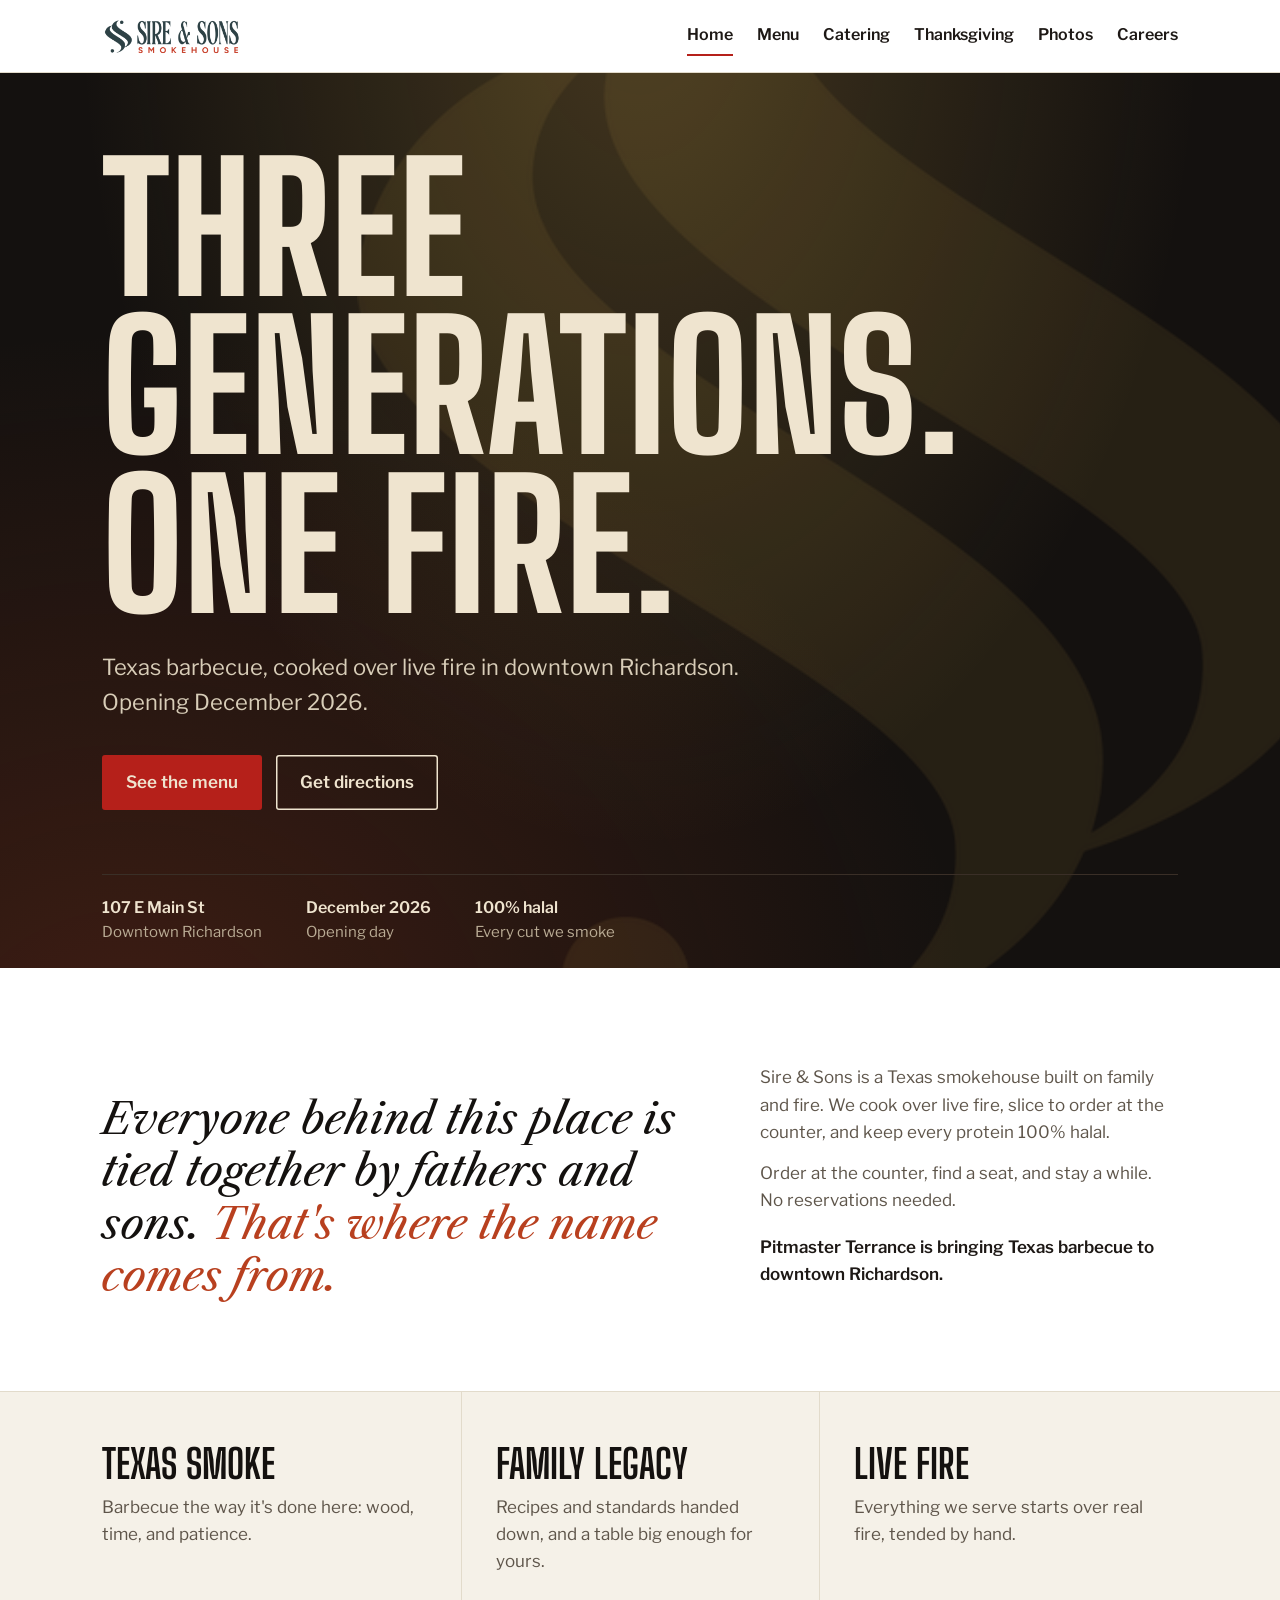
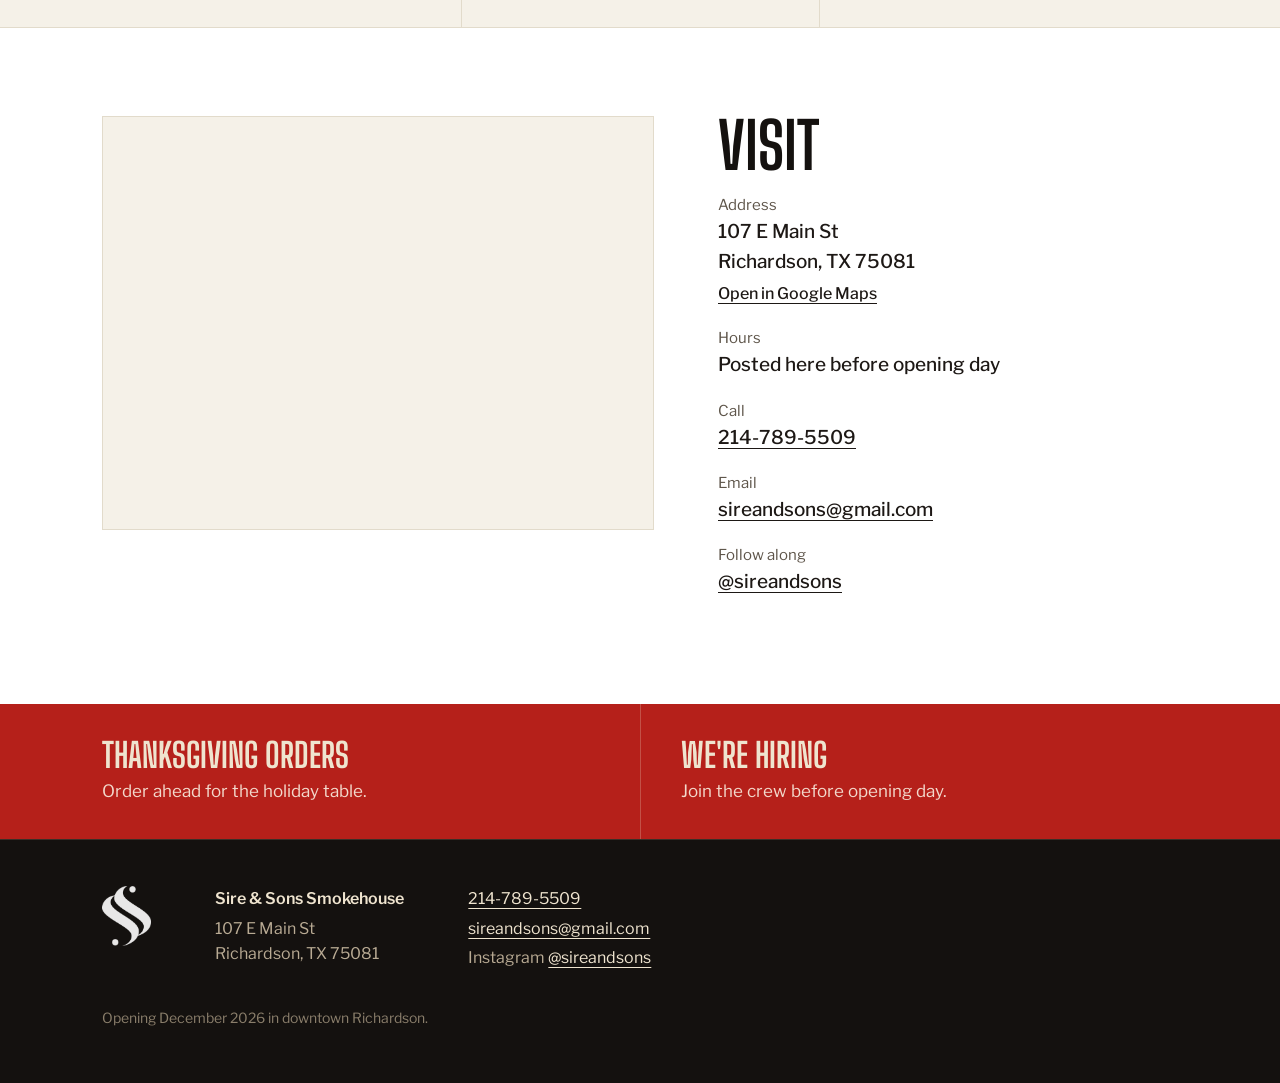
<file: index.html>
<!doctype html>
<html lang="en">
<head>
<meta charset="utf-8">
<meta name="viewport" content="width=device-width, initial-scale=1">
<title>Sire &amp; Sons Smokehouse | Texas BBQ in Downtown Richardson</title>
<meta name="description" content="Texas barbecue cooked over live fire at 107 E Main St in downtown Richardson, TX. 100% halal meats. Opening December 2026.">
<meta property="og:title" content="Sire &amp; Sons Smokehouse | Texas BBQ in Downtown Richardson">
<meta property="og:description" content="Texas barbecue cooked over live fire at 107 E Main St in downtown Richardson, TX. 100% halal meats. Opening December 2026.">
<meta name="theme-color" content="#FFFFFF">
<link rel="icon" type="image/png" href="img/favicon.png">
<link rel="stylesheet" href="css/style.css">
</head>
<body>
<a class="skip" href="#main">Skip to content</a>
<header class="top">
  <div class="wrap">
    <a class="brand" href="index.html" aria-label="Sire &amp; Sons Smokehouse, home"><img src="img/logo.png" alt="Sire &amp; Sons Smokehouse" width="140" height="44"></a>
    <nav aria-label="Main">
      <a href="index.html" aria-current="page">Home</a>
      <a href="menu.html">Menu</a>
      <a href="catering.html">Catering</a>
      <a href="thanksgiving.html">Thanksgiving</a>
      <a href="photos.html">Photos</a>
      <a href="careers.html">Careers</a>
    </nav>
  </div>
</header>

<main id="main">
  <section class="h-hero">
    <div class="wrap">
      <h1 class="display">Three generations.<br>One fire.</h1>
      <p class="sub">Texas barbecue, cooked over live fire in downtown Richardson. Opening December 2026.</p>
      <p class="actions">
        <a class="btn" href="menu.html">See the menu</a>
        <a class="btn line" href="https://www.google.com/maps/search/?api=1&amp;query=107+E+Main+St+Richardson+TX+75081">Get directions</a>
      </p>
      <div class="strip">
        <div><b>107 E Main St</b>Downtown Richardson</div>
        <div><b>December 2026</b>Opening day</div>
        <div><b>100% halal</b>Every cut we smoke</div>
      </div>
    </div>
    <img class="mark" src="img/mark-gold.png" alt="" aria-hidden="true">
  </section>

  <section class="story">
    <div class="wrap">
      <blockquote>Everyone behind this place is tied together by fathers and sons. <span>That's where the name comes from.</span></blockquote>
      <div>
        <p>Sire &amp; Sons is a Texas smokehouse built on family and fire. We cook over live fire, slice to order at the counter, and keep every protein 100% halal.</p>
        <p>Order at the counter, find a seat, and stay a while. No reservations needed.</p>
        <p class="who">Pitmaster Terrance is bringing Texas barbecue to downtown Richardson.</p>
      </div>
    </div>
  </section>

  <section class="pillars" aria-label="What we stand for">
    <div class="wrap">
      <div class="pillar"><h3>Texas smoke</h3><p>Barbecue the way it's done here: wood, time, and patience.</p></div>
      <div class="pillar"><h3>Family legacy</h3><p>Recipes and standards handed down, and a table big enough for yours.</p></div>
      <div class="pillar"><h3>Live fire</h3><p>Everything we serve starts over real fire, tended by hand.</p></div>
    </div>
  </section>

  <section class="visit">
    <div class="wrap">
      <div class="map"><iframe src="https://maps.google.com/maps?q=107%20E%20Main%20St%2C%20Richardson%2C%20TX%2075081&amp;z=16&amp;output=embed" title="Map to 107 E Main St, Richardson" loading="lazy" referrerpolicy="no-referrer-when-downgrade"></iframe></div>
      <div>
        <h2>Visit</h2>
        <dl>
          <dt>Address</dt><dd>107 E Main St<br>Richardson, TX 75081<br><a href="https://www.google.com/maps/search/?api=1&amp;query=107+E+Main+St+Richardson+TX+75081" style="font-size:16px">Open in Google Maps</a></dd>
          <dt>Hours</dt><dd>Posted here before opening day</dd>
          <dt>Call</dt><dd><a href="tel:+12147895509">214-789-5509</a></dd>
          <dt>Email</dt><dd><a href="mailto:sireandsons@gmail.com">sireandsons@gmail.com</a></dd>
          <dt>Follow along</dt><dd><a href="https://www.instagram.com/sireandsons/">@sireandsons</a></dd>
        </dl>
      </div>
    </div>
  </section>

  <section class="notes" aria-label="More from Sire &amp; Sons">
    <div class="wrap">
      <a href="thanksgiving.html"><span class="t">Thanksgiving orders</span><span class="d">Order ahead for the holiday table.</span></a>
      <a href="careers.html"><span class="t">We're hiring</span><span class="d">Join the crew before opening day.</span></a>
    </div>
  </section>
</main>

<footer>
  <div class="wrap">
    <img src="img/mark-white.png" alt="" width="49" height="60">
    <div>
      <p><strong>Sire &amp; Sons Smokehouse</strong></p>
      <p>107 E Main St<br>Richardson, TX 75081</p>
    </div>
    <div>
      <p><a href="tel:+12147895509">214-789-5509</a></p>
      <p><a href="mailto:sireandsons@gmail.com">sireandsons@gmail.com</a></p>
      <p>Instagram <a href="https://www.instagram.com/sireandsons/">@sireandsons</a></p>
    </div>
    <p class="small">Opening December 2026 in downtown Richardson.</p>
  </div>
</footer>
</body>
</html>
</file>
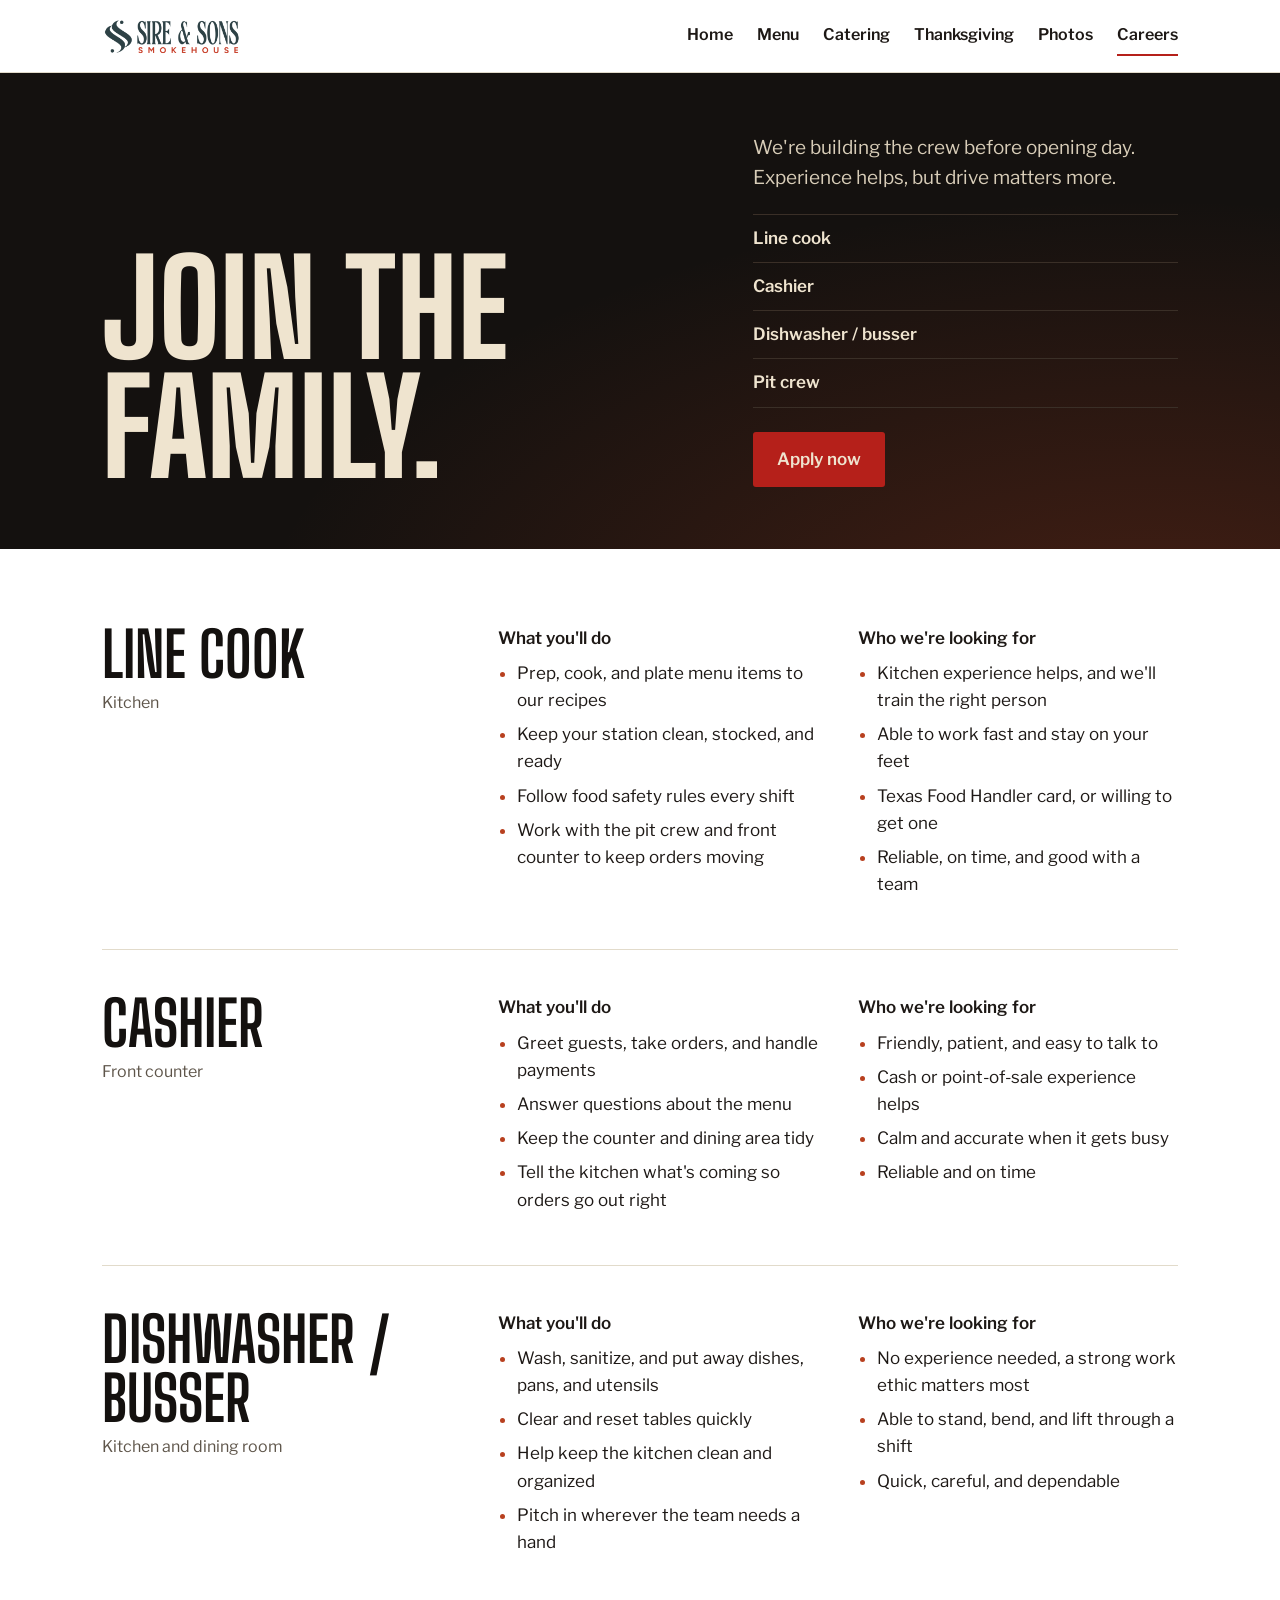
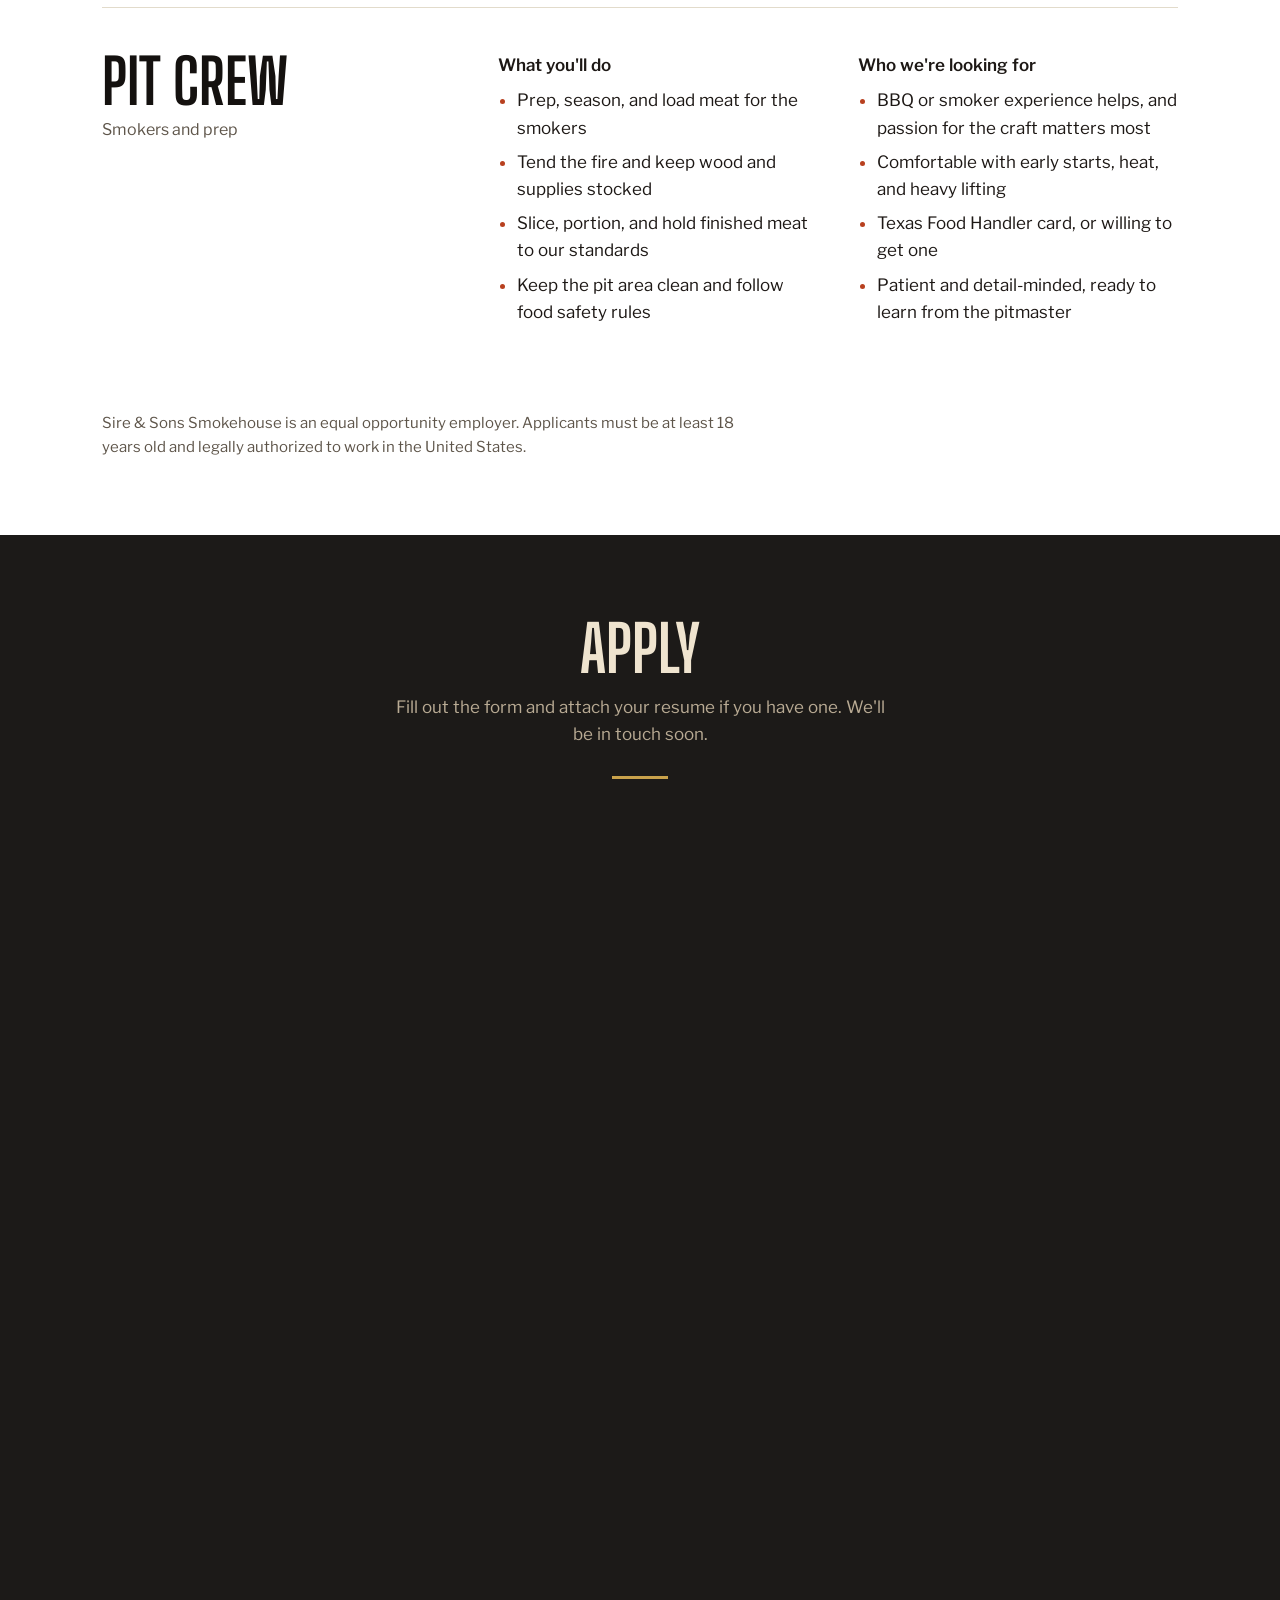
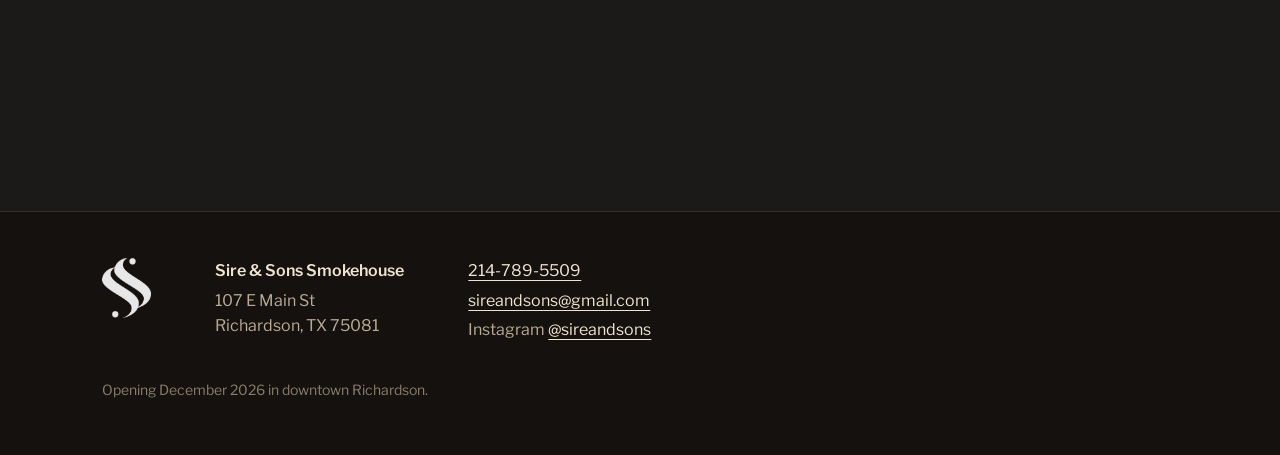
<file: careers.html>
<!doctype html>
<html lang="en">
<head>
<meta charset="utf-8">
<meta name="viewport" content="width=device-width, initial-scale=1">
<title>Careers | Sire &amp; Sons Smokehouse, Richardson TX</title>
<meta name="description" content="Now hiring line cooks, cashiers, dishwashers/bussers, and pit crew at Sire &amp; Sons Smokehouse, opening December 2026 in downtown Richardson, TX. Apply online.">
<meta property="og:title" content="Careers | Sire &amp; Sons Smokehouse, Richardson TX">
<meta property="og:description" content="Now hiring line cooks, cashiers, dishwashers/bussers, and pit crew at Sire &amp; Sons Smokehouse, opening December 2026 in downtown Richardson, TX. Apply online.">
<meta name="theme-color" content="#FFFFFF">
<link rel="icon" type="image/png" href="img/favicon.png">
<link rel="stylesheet" href="css/style.css">
</head>
<body>
<a class="skip" href="#main">Skip to content</a>
<header class="top">
  <div class="wrap">
    <a class="brand" href="index.html" aria-label="Sire &amp; Sons Smokehouse, home"><img src="img/logo.png" alt="Sire &amp; Sons Smokehouse" width="140" height="44"></a>
    <nav aria-label="Main">
      <a href="index.html">Home</a>
      <a href="menu.html">Menu</a>
      <a href="catering.html">Catering</a>
      <a href="thanksgiving.html">Thanksgiving</a>
      <a href="photos.html">Photos</a>
      <a href="careers.html" aria-current="page">Careers</a>
    </nav>
  </div>
</header>

<main id="main">
  <section class="c-hero">
    <div class="wrap">
      <div>
        <h1 class="display">Join the<br>family.</h1>
      </div>
      <div>
        <p>We're building the crew before opening day. Experience helps, but drive matters more.</p>
        <ul class="roles">
          <li><a href="#line-cook">Line cook</a></li>
          <li><a href="#cashier">Cashier</a></li>
          <li><a href="#dish-busser">Dishwasher / busser</a></li>
          <li><a href="#pit-crew">Pit crew</a></li>
        </ul>
        <p style="margin:24px 0 0"><a class="btn" href="#apply">Apply now</a></p>
      </div>
    </div>
  </section>
  <section class="jobs">
    <div class="wrap">
    <article class="job" id="line-cook">
      <div><h2>Line cook</h2><p class="where">Kitchen</p></div>
      <div class="cols">
        <div><h3>What you'll do</h3><ul>
          <li>Prep, cook, and plate menu items to our recipes</li>
          <li>Keep your station clean, stocked, and ready</li>
          <li>Follow food safety rules every shift</li>
          <li>Work with the pit crew and front counter to keep orders moving</li>
        </ul></div>
        <div><h3>Who we're looking for</h3><ul>
          <li>Kitchen experience helps, and we'll train the right person</li>
          <li>Able to work fast and stay on your feet</li>
          <li>Texas Food Handler card, or willing to get one</li>
          <li>Reliable, on time, and good with a team</li>
        </ul></div>
      </div>
    </article>
    <article class="job" id="cashier">
      <div><h2>Cashier</h2><p class="where">Front counter</p></div>
      <div class="cols">
        <div><h3>What you'll do</h3><ul>
          <li>Greet guests, take orders, and handle payments</li>
          <li>Answer questions about the menu</li>
          <li>Keep the counter and dining area tidy</li>
          <li>Tell the kitchen what's coming so orders go out right</li>
        </ul></div>
        <div><h3>Who we're looking for</h3><ul>
          <li>Friendly, patient, and easy to talk to</li>
          <li>Cash or point-of-sale experience helps</li>
          <li>Calm and accurate when it gets busy</li>
          <li>Reliable and on time</li>
        </ul></div>
      </div>
    </article>
    <article class="job" id="dish-busser">
      <div><h2>Dishwasher / busser</h2><p class="where">Kitchen and dining room</p></div>
      <div class="cols">
        <div><h3>What you'll do</h3><ul>
          <li>Wash, sanitize, and put away dishes, pans, and utensils</li>
          <li>Clear and reset tables quickly</li>
          <li>Help keep the kitchen clean and organized</li>
          <li>Pitch in wherever the team needs a hand</li>
        </ul></div>
        <div><h3>Who we're looking for</h3><ul>
          <li>No experience needed, a strong work ethic matters most</li>
          <li>Able to stand, bend, and lift through a shift</li>
          <li>Quick, careful, and dependable</li>
        </ul></div>
      </div>
    </article>
    <article class="job" id="pit-crew">
      <div><h2>Pit crew</h2><p class="where">Smokers and prep</p></div>
      <div class="cols">
        <div><h3>What you'll do</h3><ul>
          <li>Prep, season, and load meat for the smokers</li>
          <li>Tend the fire and keep wood and supplies stocked</li>
          <li>Slice, portion, and hold finished meat to our standards</li>
          <li>Keep the pit area clean and follow food safety rules</li>
        </ul></div>
        <div><h3>Who we're looking for</h3><ul>
          <li>BBQ or smoker experience helps, and passion for the craft matters most</li>
          <li>Comfortable with early starts, heat, and heavy lifting</li>
          <li>Texas Food Handler card, or willing to get one</li>
          <li>Patient and detail-minded, ready to learn from the pitmaster</li>
        </ul></div>
      </div>
    </article>
      <p class="fine">Sire &amp; Sons Smokehouse is an equal opportunity employer. Applicants must be at least 18 years old and legally authorized to work in the United States.</p>
    </div>
  </section>
  <section class="apply" id="apply">
    <div class="wrap">
      <h2>Apply</h2>
      <p class="lead">Fill out the form and attach your resume if you have one. We'll be in touch soon.</p>
      <hr class="rule">
      <div class="panel">
        <iframe id="tallyFrame" title="Sire &amp; Sons job application" loading="lazy" height="620" hidden></iframe>
        <p class="note" id="tallyNote">The application form is loading. If it doesn't appear, call <a href="tel:+12147895509">214-789-5509</a> or email <a href="mailto:sireandsons@gmail.com">sireandsons@gmail.com</a>.</p>
      </div>
    </div>
  </section>
</main>

<footer>
  <div class="wrap">
    <img src="img/mark-white.png" alt="" width="49" height="60">
    <div>
      <p><strong>Sire &amp; Sons Smokehouse</strong></p>
      <p>107 E Main St<br>Richardson, TX 75081</p>
    </div>
    <div>
      <p><a href="tel:+12147895509">214-789-5509</a></p>
      <p><a href="mailto:sireandsons@gmail.com">sireandsons@gmail.com</a></p>
      <p>Instagram <a href="https://www.instagram.com/sireandsons/">@sireandsons</a></p>
    </div>
    <p class="small">Opening December 2026 in downtown Richardson.</p>
  </div>
</footer>
<script>
  // Job application form ID: the part after tally.so/r/ in the form's share link.
  var TALLY_FORM_ID = "aOOAY2";
  (function () {
    var frame = document.getElementById("tallyFrame");
    var note = document.getElementById("tallyNote");
    if (!frame || !TALLY_FORM_ID) return;
    var url = "https://tally.so/embed/" + TALLY_FORM_ID + "?alignLeft=1&hideTitle=1&dynamicHeight=1";
    frame.setAttribute("data-tally-src", url);
    frame.hidden = false;
    note.hidden = true;
    var s = document.createElement("script");
    s.src = "https://tally.so/widgets/embed.js";
    s.onload = function () { if (window.Tally) { Tally.loadEmbeds(); } else { frame.src = url; } };
    s.onerror = function () { frame.src = url; frame.style.height = "900px"; };
    document.body.appendChild(s);
  })();
</script>
</body>
</html>
</file>
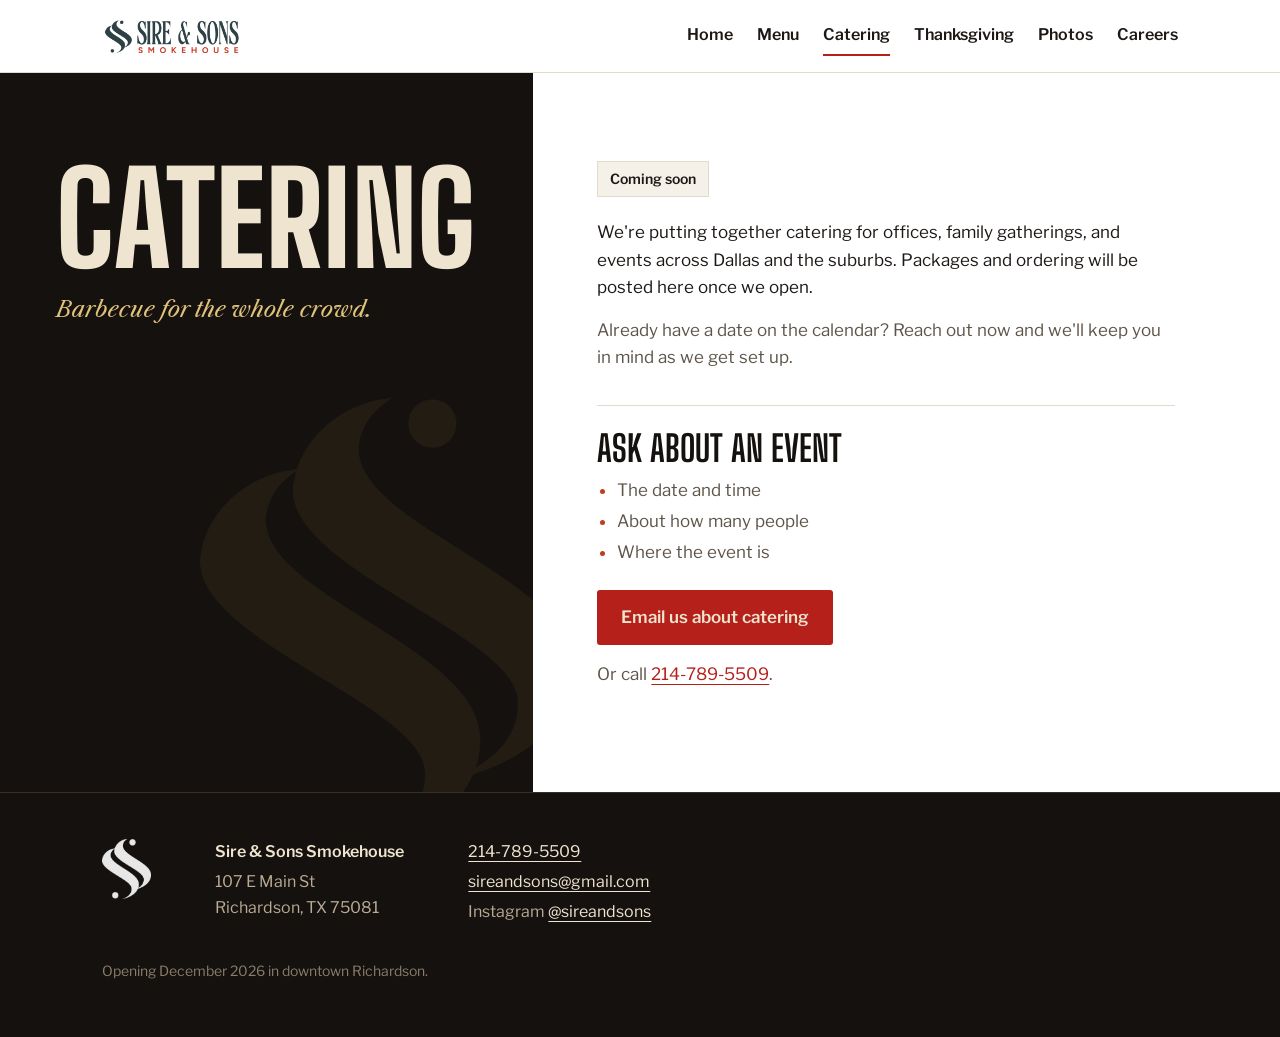
<file: catering.html>
<!doctype html>
<html lang="en">
<head>
<meta charset="utf-8">
<meta name="viewport" content="width=device-width, initial-scale=1">
<title>Catering | Sire &amp; Sons Smokehouse, Richardson TX</title>
<meta name="description" content="Catering from Sire &amp; Sons Smokehouse in Richardson, Texas. Texas barbecue for offices, parties and events. Coming soon.">
<meta property="og:title" content="Catering | Sire &amp; Sons Smokehouse, Richardson TX">
<meta property="og:description" content="Catering from Sire &amp; Sons Smokehouse in Richardson, Texas. Texas barbecue for offices, parties and events. Coming soon.">
<meta name="theme-color" content="#FFFFFF">
<link rel="icon" type="image/png" href="img/favicon.png">
<link rel="stylesheet" href="css/style.css">
</head>
<body>
<a class="skip" href="#main">Skip to content</a>
<header class="top">
  <div class="wrap">
    <a class="brand" href="index.html" aria-label="Sire &amp; Sons Smokehouse, home"><img src="img/logo.png" alt="Sire &amp; Sons Smokehouse" width="140" height="44"></a>
    <nav aria-label="Main">
      <a href="index.html">Home</a>
      <a href="menu.html">Menu</a>
      <a href="catering.html" aria-current="page">Catering</a>
      <a href="thanksgiving.html">Thanksgiving</a>
      <a href="photos.html">Photos</a>
      <a href="careers.html">Careers</a>
    </nav>
  </div>
</header>

<main id="main" class="cat">
  <section class="side">
    <h1 class="display">Catering</h1>
    <p class="serif">Barbecue for the whole crowd.</p>
    <img src="img/mark-gold.png" alt="" aria-hidden="true">
  </section>
  <section class="body">
    <span class="tag">Coming soon</span>
    <p>We're putting together catering for offices, family gatherings, and events across Dallas and the suburbs. Packages and ordering will be posted here once we open.</p>
    <p class="muted">Already have a date on the calendar? Reach out now and we'll keep you in mind as we get set up.</p>
    <div class="ask">
      <h2>Ask about an event</h2>
      <ul>
        <li>The date and time</li>
        <li>About how many people</li>
        <li>Where the event is</li>
      </ul>
      <a class="btn" href="mailto:sireandsons@gmail.com?subject=Catering%20inquiry">Email us about catering</a>
      <p class="muted" style="margin-top:16px">Or call <a href="tel:+12147895509">214-789-5509</a>.</p>
    </div>
  </section>
</main>

<footer>
  <div class="wrap">
    <img src="img/mark-white.png" alt="" width="49" height="60">
    <div>
      <p><strong>Sire &amp; Sons Smokehouse</strong></p>
      <p>107 E Main St<br>Richardson, TX 75081</p>
    </div>
    <div>
      <p><a href="tel:+12147895509">214-789-5509</a></p>
      <p><a href="mailto:sireandsons@gmail.com">sireandsons@gmail.com</a></p>
      <p>Instagram <a href="https://www.instagram.com/sireandsons/">@sireandsons</a></p>
    </div>
    <p class="small">Opening December 2026 in downtown Richardson.</p>
  </div>
</footer>
</body>
</html>
</file>
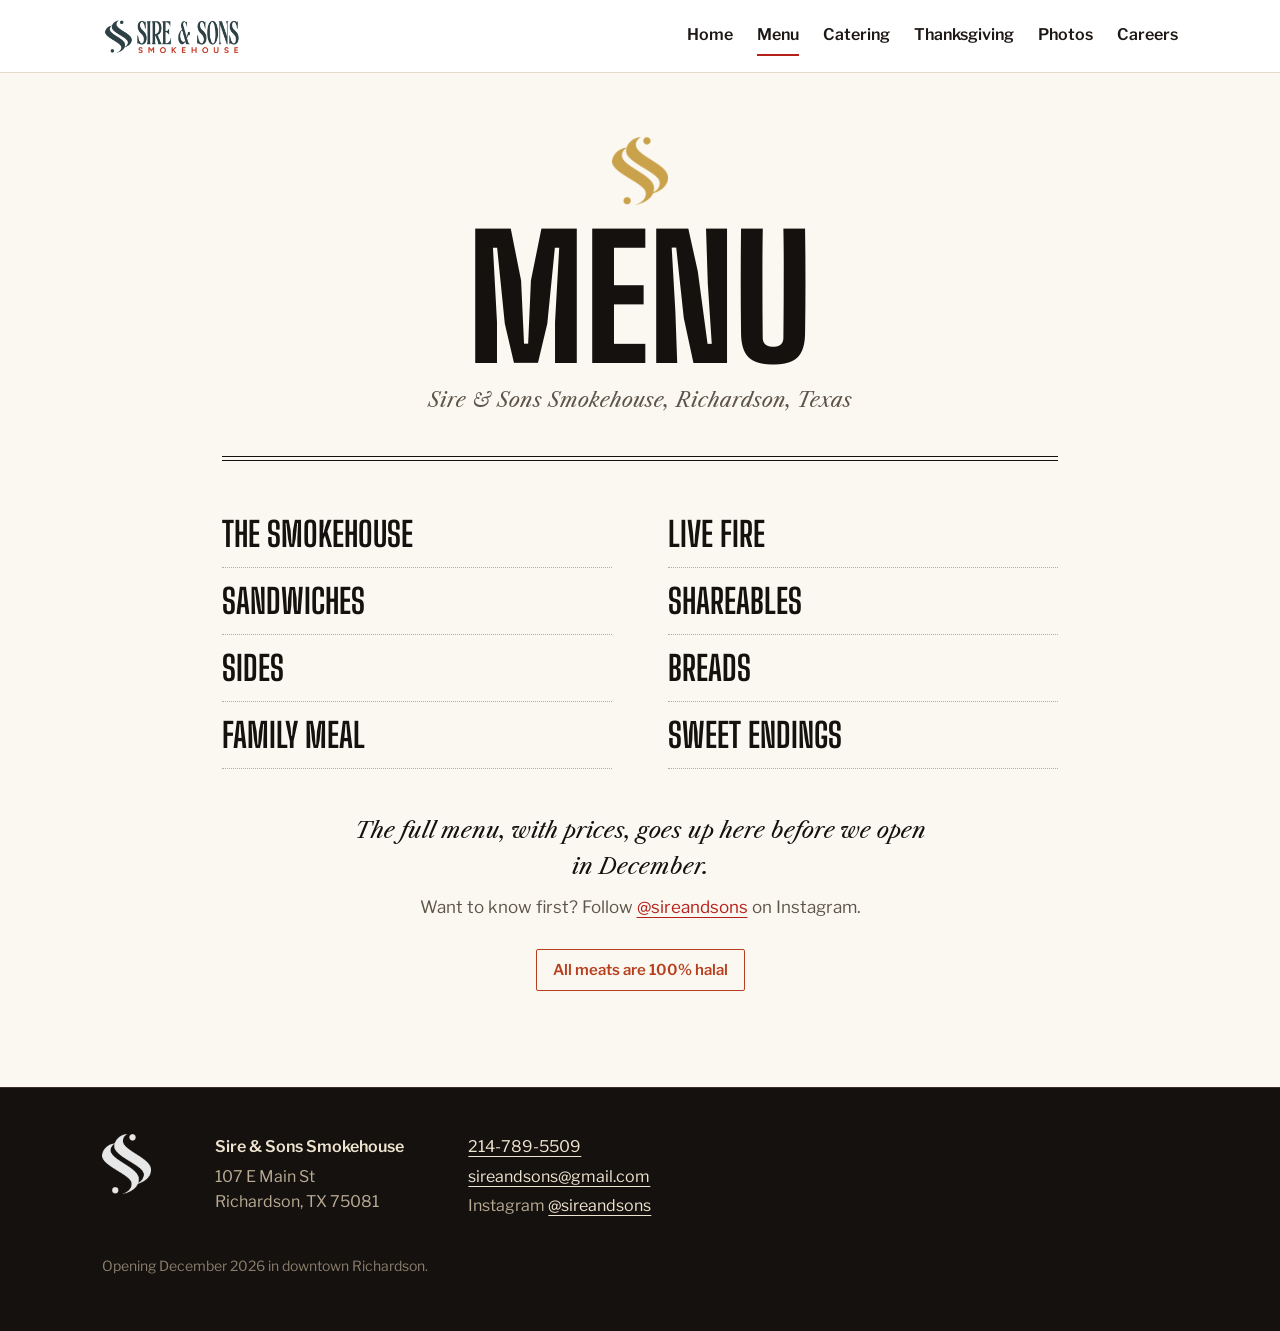
<file: menu.html>
<!doctype html>
<html lang="en">
<head>
<meta charset="utf-8">
<meta name="viewport" content="width=device-width, initial-scale=1">
<title>Menu | Sire &amp; Sons Smokehouse, Richardson TX</title>
<meta name="description" content="The Sire &amp; Sons Smokehouse menu: Texas barbecue, live-fire cooking, sandwiches, sides, family meals and more. 100% halal. Opening December 2026.">
<meta property="og:title" content="Menu | Sire &amp; Sons Smokehouse, Richardson TX">
<meta property="og:description" content="The Sire &amp; Sons Smokehouse menu: Texas barbecue, live-fire cooking, sandwiches, sides, family meals and more. 100% halal. Opening December 2026.">
<meta name="theme-color" content="#FFFFFF">
<link rel="icon" type="image/png" href="img/favicon.png">
<link rel="stylesheet" href="css/style.css">
</head>
<body>
<a class="skip" href="#main">Skip to content</a>
<header class="top">
  <div class="wrap">
    <a class="brand" href="index.html" aria-label="Sire &amp; Sons Smokehouse, home"><img src="img/logo.png" alt="Sire &amp; Sons Smokehouse" width="140" height="44"></a>
    <nav aria-label="Main">
      <a href="index.html">Home</a>
      <a href="menu.html" aria-current="page">Menu</a>
      <a href="catering.html">Catering</a>
      <a href="thanksgiving.html">Thanksgiving</a>
      <a href="photos.html">Photos</a>
      <a href="careers.html">Careers</a>
    </nav>
  </div>
</header>

<main id="main" class="menu-page">
  <div class="menu-card">
    <img class="mark" src="img/mark-gold.png" alt="" aria-hidden="true">
    <h1 class="display">Menu</h1>
    <p class="sub">Sire &amp; Sons Smokehouse, Richardson, Texas</p>
    <hr class="dbl">
    <ul class="cats">
        <li><span class="n">The Smokehouse</span></li>
        <li><span class="n">Live Fire</span></li>
        <li><span class="n">Sandwiches</span></li>
        <li><span class="n">Shareables</span></li>
        <li><span class="n">Sides</span></li>
        <li><span class="n">Breads</span></li>
        <li><span class="n">Family Meal</span></li>
        <li><span class="n">Sweet Endings</span></li>
    </ul>
    <div class="menu-note">
      <p class="serif">The full menu, with prices, goes up here before we open in December.</p>
      <p class="muted">Want to know first? Follow <a href="https://www.instagram.com/sireandsons/">@sireandsons</a> on Instagram.</p>
      <span class="halal">All meats are 100% halal</span>
    </div>
  </div>
</main>

<footer>
  <div class="wrap">
    <img src="img/mark-white.png" alt="" width="49" height="60">
    <div>
      <p><strong>Sire &amp; Sons Smokehouse</strong></p>
      <p>107 E Main St<br>Richardson, TX 75081</p>
    </div>
    <div>
      <p><a href="tel:+12147895509">214-789-5509</a></p>
      <p><a href="mailto:sireandsons@gmail.com">sireandsons@gmail.com</a></p>
      <p>Instagram <a href="https://www.instagram.com/sireandsons/">@sireandsons</a></p>
    </div>
    <p class="small">Opening December 2026 in downtown Richardson.</p>
  </div>
</footer>
</body>
</html>
</file>
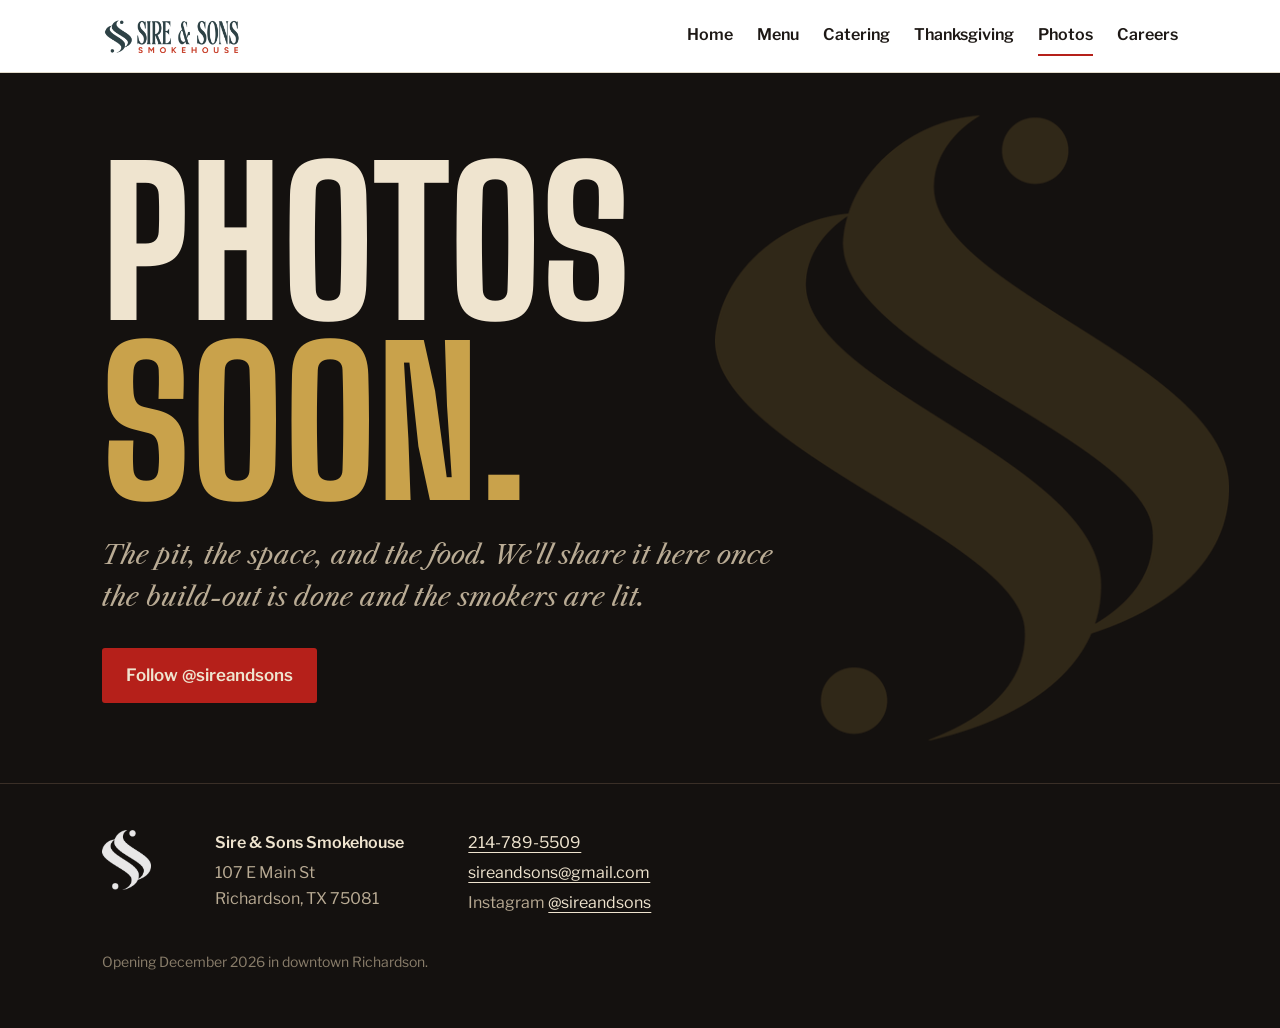
<file: photos.html>
<!doctype html>
<html lang="en">
<head>
<meta charset="utf-8">
<meta name="viewport" content="width=device-width, initial-scale=1">
<title>Photos | Sire &amp; Sons Smokehouse, Richardson TX</title>
<meta name="description" content="Photos from Sire &amp; Sons Smokehouse in downtown Richardson, Texas. Coming soon.">
<meta property="og:title" content="Photos | Sire &amp; Sons Smokehouse, Richardson TX">
<meta property="og:description" content="Photos from Sire &amp; Sons Smokehouse in downtown Richardson, Texas. Coming soon.">
<meta name="theme-color" content="#FFFFFF">
<link rel="icon" type="image/png" href="img/favicon.png">
<link rel="stylesheet" href="css/style.css">
</head>
<body>
<a class="skip" href="#main">Skip to content</a>
<header class="top">
  <div class="wrap">
    <a class="brand" href="index.html" aria-label="Sire &amp; Sons Smokehouse, home"><img src="img/logo.png" alt="Sire &amp; Sons Smokehouse" width="140" height="44"></a>
    <nav aria-label="Main">
      <a href="index.html">Home</a>
      <a href="menu.html">Menu</a>
      <a href="catering.html">Catering</a>
      <a href="thanksgiving.html">Thanksgiving</a>
      <a href="photos.html" aria-current="page">Photos</a>
      <a href="careers.html">Careers</a>
    </nav>
  </div>
</header>

<main id="main" class="ph">
  <img class="bg" src="img/mark-gold.png" alt="" aria-hidden="true">
  <div class="wrap">
    <h1 class="display">Photos<br><em>soon.</em></h1>
    <p class="serif">The pit, the space, and the food. We'll share it here once the build-out is done and the smokers are lit.</p>
    <a class="btn" href="https://www.instagram.com/sireandsons/">Follow @sireandsons</a>
  </div>
</main>

<footer>
  <div class="wrap">
    <img src="img/mark-white.png" alt="" width="49" height="60">
    <div>
      <p><strong>Sire &amp; Sons Smokehouse</strong></p>
      <p>107 E Main St<br>Richardson, TX 75081</p>
    </div>
    <div>
      <p><a href="tel:+12147895509">214-789-5509</a></p>
      <p><a href="mailto:sireandsons@gmail.com">sireandsons@gmail.com</a></p>
      <p>Instagram <a href="https://www.instagram.com/sireandsons/">@sireandsons</a></p>
    </div>
    <p class="small">Opening December 2026 in downtown Richardson.</p>
  </div>
</footer>
</body>
</html>
</file>
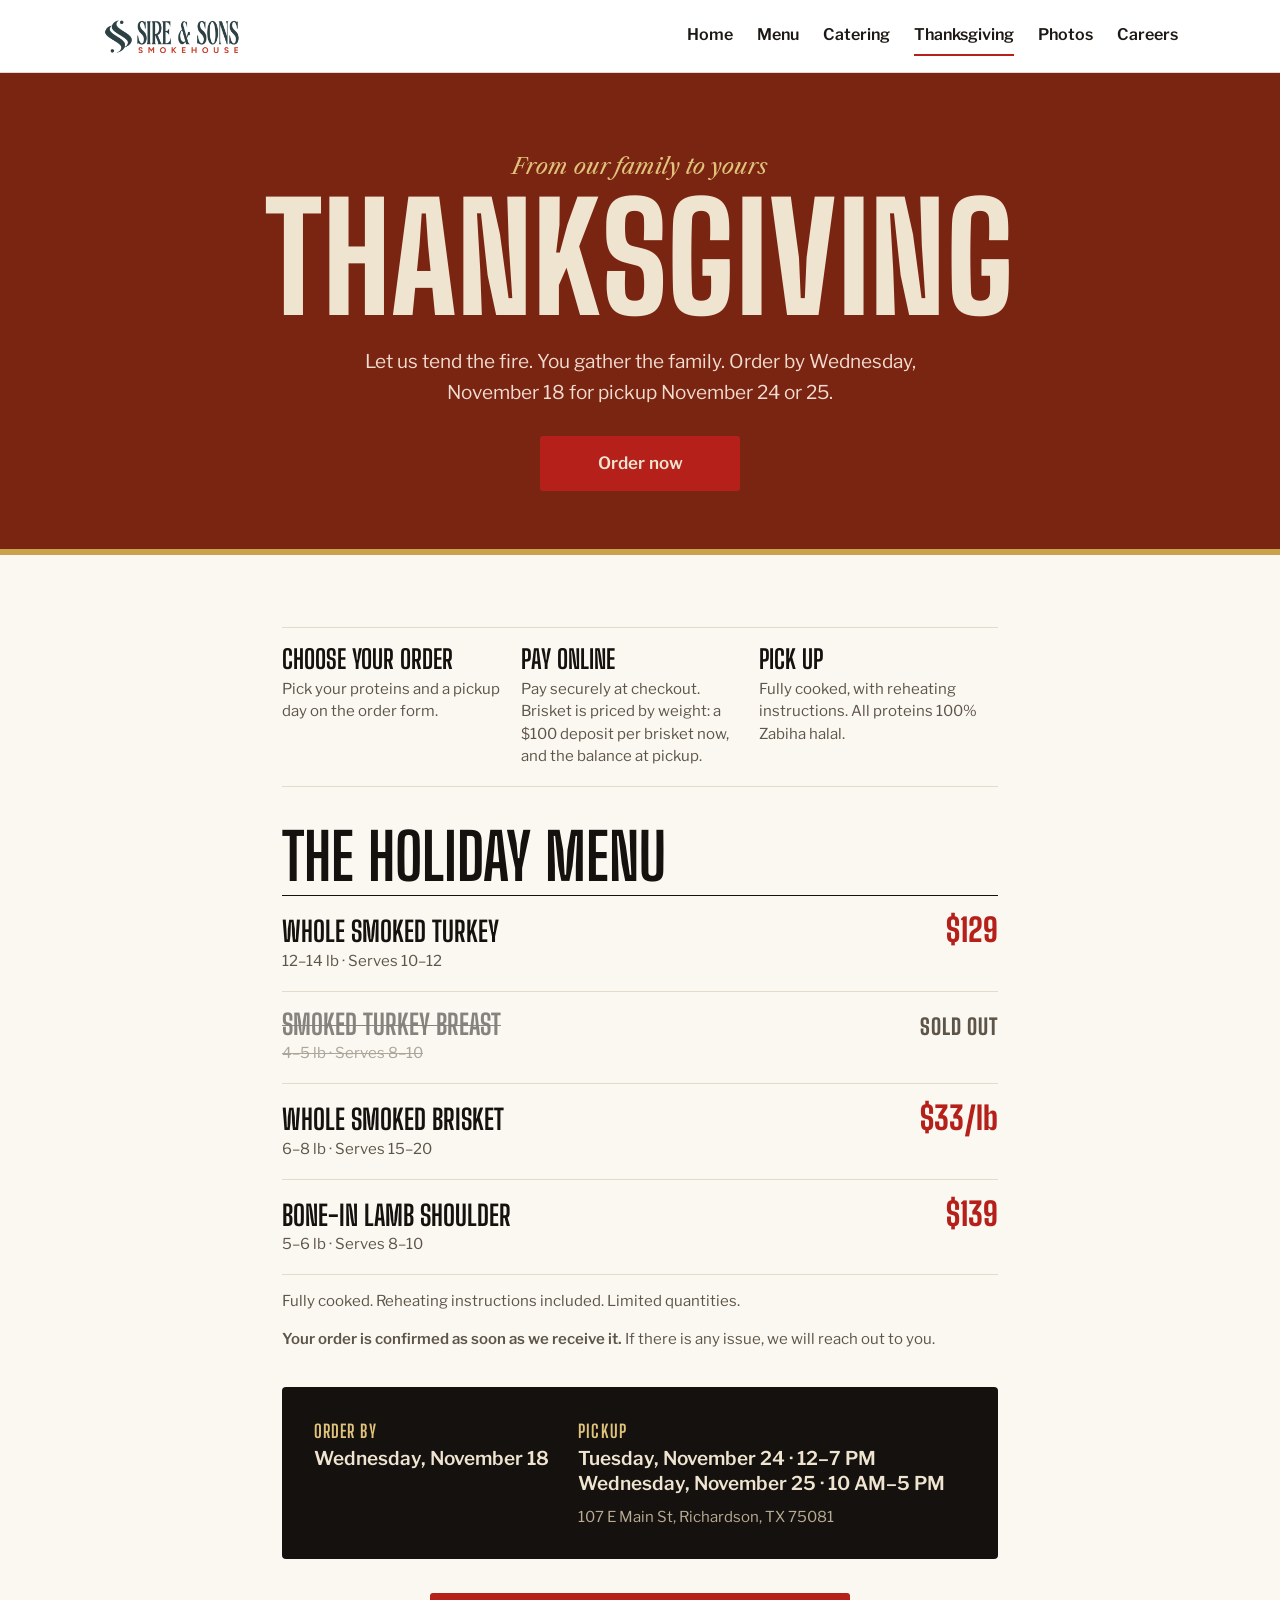
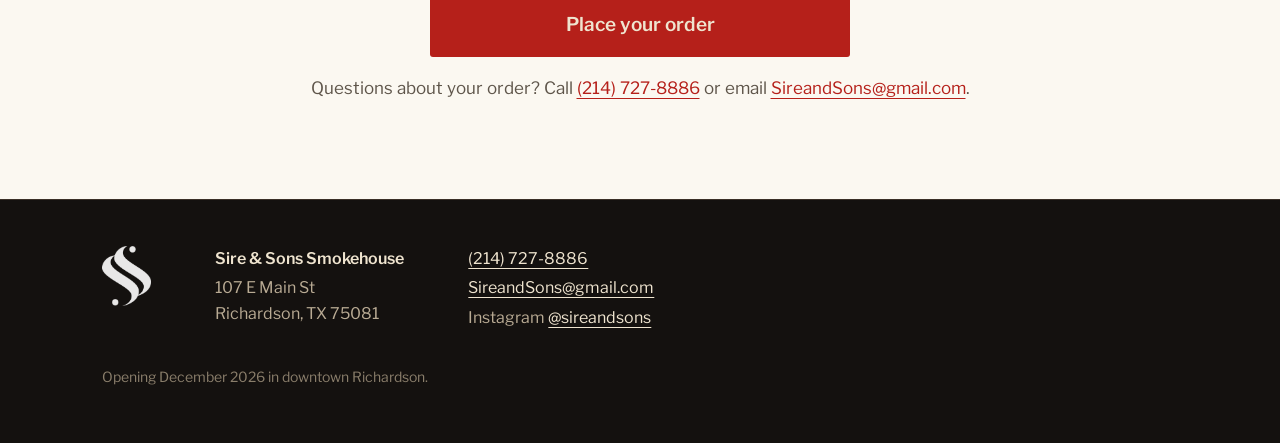
<file: thanksgiving.html>
<!doctype html>
<html lang="en">
<head>
<meta charset="utf-8">
<meta name="viewport" content="width=device-width, initial-scale=1">
<title>Thanksgiving Orders | Sire &amp; Sons Smokehouse, Richardson TX</title>
<meta name="description" content="Pre-order a smoked turkey, brisket, or lamb shoulder for Thanksgiving from Sire &amp; Sons Smokehouse in downtown Richardson, Texas. Order by November 18.">
<meta property="og:title" content="Thanksgiving Orders | Sire &amp; Sons Smokehouse, Richardson TX">
<meta property="og:description" content="Pre-order a smoked turkey, brisket, or lamb shoulder for Thanksgiving from Sire &amp; Sons Smokehouse in downtown Richardson, Texas. Order by November 18.">
<meta name="theme-color" content="#FFFFFF">
<link rel="icon" type="image/png" href="img/favicon.png">
<link rel="stylesheet" href="css/style.css">
</head>
<body>
<a class="skip" href="#main">Skip to content</a>
<header class="top">
  <div class="wrap">
    <a class="brand" href="index.html" aria-label="Sire &amp; Sons Smokehouse, home"><img src="img/logo.png" alt="Sire &amp; Sons Smokehouse" width="140" height="44"></a>
    <nav aria-label="Main">
      <a href="index.html">Home</a>
      <a href="menu.html">Menu</a>
      <a href="catering.html">Catering</a>
      <a href="thanksgiving.html" aria-current="page">Thanksgiving</a>
      <a href="photos.html">Photos</a>
      <a href="careers.html">Careers</a>
    </nav>
  </div>
</header>

<main id="main">
  <section class="tg-hero">
    <div class="wrap">
      <p class="over">From our family to yours</p>
      <h1 class="display">Thanksgiving</h1>
      <p class="sub">Let us tend the fire. You gather the family. Order by Wednesday, November 18 for pickup November 24 or 25.</p>
      <a class="btn" href="https://pci.jotform.com/form/263155683163056">Order now</a>
    </div>
  </section>
  <section class="tg" id="order">
    <div class="inner">
      <div class="steps">
        <div><b>Choose your order</b><span>Pick your proteins and a pickup day on the order form.</span></div>
        <div><b>Pay online</b><span>Pay securely at checkout. Brisket is priced by weight: a $100 deposit per brisket now, and the balance at pickup.</span></div>
        <div><b>Pick up</b><span>Fully cooked, with reheating instructions. All proteins 100% Zabiha halal.</span></div>
      </div>

      <h2 class="tg-h">The holiday menu</h2>
      <ul class="tg-menu">
        <li><div><b>Whole Smoked Turkey</b><span>12&ndash;14 lb &middot; Serves 10&ndash;12</span></div><em>$129</em></li>
        <li class="sold"><div><b>Smoked Turkey Breast</b><span>4&ndash;5 lb &middot; Serves 8&ndash;10</span></div><em>Sold out</em></li>
        <li><div><b>Whole Smoked Brisket</b><span>6&ndash;8 lb &middot; Serves 15&ndash;20</span></div><em>$33/lb</em></li>
        <li><div><b>Bone-In Lamb Shoulder</b><span>5&ndash;6 lb &middot; Serves 8&ndash;10</span></div><em>$139</em></li>
      </ul>
      <p class="tg-fine">Fully cooked. Reheating instructions included. Limited quantities.</p>
      <p class="tg-fine"><strong>Your order is confirmed as soon as we receive it.</strong> If there is any issue, we will reach out to you.</p>

      <div class="tg-dates">
        <div><span class="k">Order by</span><b>Wednesday, November 18</b></div>
        <div><span class="k">Pickup</span><b>Tuesday, November 24 &middot; <span class="nw">12&ndash;7 PM</span></b><b>Wednesday, November 25 &middot; <span class="nw">10 AM&ndash;5 PM</span></b><span class="where">107 E Main St, Richardson, TX 75081</span></div>
      </div>

      <p class="tg-cta"><a class="btn" href="https://pci.jotform.com/form/263155683163056">Place your order</a></p>
      <p class="note tg-help">Questions about your order? Call <a href="tel:+12147278886">(214) 727-8886</a> or email <a href="mailto:SireandSons@gmail.com">SireandSons@gmail.com</a>.</p>
    </div>
  </section>
</main>

<footer>
  <div class="wrap">
    <img src="img/mark-white.png" alt="" width="49" height="60">
    <div>
      <p><strong>Sire &amp; Sons Smokehouse</strong></p>
      <p>107 E Main St<br>Richardson, TX 75081</p>
    </div>
    <div>
      <p><a href="tel:+12147278886">(214) 727-8886</a></p>
      <p><a href="mailto:SireandSons@gmail.com">SireandSons@gmail.com</a></p>
      <p>Instagram <a href="https://www.instagram.com/sireandsons/">@sireandsons</a></p>
    </div>
    <p class="small">Opening December 2026 in downtown Richardson.</p>
  </div>
</footer>
</body>
</html>
</file>
<file: css/style.css>
@font-face{font-family:'Big Shoulders Display';font-style:normal;font-weight:700;font-display:swap;src:url(../fonts/big-shoulders-display-700-normal.woff2) format('woff2')}
@font-face{font-family:'Big Shoulders Display';font-style:normal;font-weight:800;font-display:swap;src:url(../fonts/big-shoulders-display-800-normal.woff2) format('woff2')}
@font-face{font-family:'Libre Franklin';font-style:normal;font-weight:400;font-display:swap;src:url(../fonts/libre-franklin-400-normal.woff2) format('woff2')}
@font-face{font-family:'Libre Franklin';font-style:normal;font-weight:500;font-display:swap;src:url(../fonts/libre-franklin-500-normal.woff2) format('woff2')}
@font-face{font-family:'Libre Franklin';font-style:normal;font-weight:600;font-display:swap;src:url(../fonts/libre-franklin-600-normal.woff2) format('woff2')}
@font-face{font-family:'Libre Caslon Text';font-style:italic;font-weight:400;font-display:swap;src:url(../fonts/libre-caslon-text-400-italic.woff2) format('woff2')}
:root{--char:#14110F;--char-2:#1D1815;--char-rule:#3A2F27;--cream:#EFE4CF;--char-muted:#B9AB94;
--gold:#C9A24B;--gold-soft:#E0C27A;--red:#B5201A;--red-dark:#CC2A22;--rust:#B8401F;--ember:#7A2412;
--paper:#FFFFFF;--band:#F5F1E8;--card:#FBF8F1;--rule:#E2DBCB;--ink:#1D1815;--muted:#5E554A;
--display:'Big Shoulders Display','Arial Narrow',Impact,sans-serif;
--text:'Libre Franklin','Helvetica Neue',Arial,sans-serif;
--serif:'Libre Caslon Text',Georgia,serif}
*{box-sizing:border-box}
html{scroll-behavior:smooth}
html{-webkit-text-size-adjust:100%;text-size-adjust:100%}
body{margin:0;-webkit-tap-highlight-color:rgba(181,32,26,.15);background:var(--paper);color:var(--ink);font-family:var(--text);font-size:17px;line-height:1.6;-webkit-font-smoothing:antialiased}
img{max-width:100%;height:auto}
a{color:var(--red);text-underline-offset:4px}
:focus-visible{outline:3px solid var(--red);outline-offset:3px}
.skip{position:absolute;left:-999px;top:8px;background:var(--paper);color:var(--ink);padding:10px 14px;z-index:10}
.skip:focus{left:8px}
.wrap{max-width:1120px;margin:0 auto;padding:0 22px}
.display{font-family:var(--display);font-weight:800;text-transform:uppercase;line-height:.9;letter-spacing:.005em;margin:0}
.serif{font-family:var(--serif);font-style:italic;font-weight:400}
h2{font-family:var(--display);font-weight:700;text-transform:uppercase;font-size:clamp(40px,6vw,64px);line-height:.95;margin:0 0 16px;color:var(--char)}
.btn{display:inline-block;background:var(--red);color:var(--cream);font-weight:600;font-size:17px;text-decoration:none;padding:14px 24px;border-radius:3px}
.btn:hover{background:var(--red-dark)}
.btn.line{background:transparent;color:inherit;box-shadow:inset 0 0 0 1.5px currentColor}
.btn.line:hover{background:rgba(255,255,255,.08)}
.muted{color:var(--muted)}

/* header */
.top{background:var(--paper);border-bottom:1px solid var(--rule)}
.top .wrap{display:flex;align-items:center;justify-content:space-between;gap:16px;padding-top:14px;padding-bottom:14px}
.brand{display:block;line-height:0}
.brand img{height:44px;width:auto}
.top nav{display:flex;flex-wrap:wrap;justify-content:flex-end;gap:4px 24px}
.top nav a{color:var(--ink);text-decoration:none;font-weight:600;font-size:16px;padding:6px 0;border-bottom:2px solid transparent}
.top nav a:hover{border-bottom-color:var(--rule)}
.top nav a[aria-current=page]{border-bottom-color:var(--red)}
@media(max-width:760px){.top .wrap{flex-direction:column;align-items:flex-start;gap:8px}.top nav{justify-content:flex-start;gap:0 18px}.top nav a{font-size:15px}}

/* footer */
footer{border-top:1px solid var(--char-rule);background:var(--char);color:var(--char-muted);padding:46px 0 50px;font-size:16px}
footer .wrap{display:flex;flex-wrap:wrap;gap:26px 64px;align-items:flex-start}
footer img{height:60px;width:auto;opacity:.9}
footer p{margin:0 0 4px}
footer a{color:var(--cream)}
footer strong{color:var(--cream);font-weight:600}
footer .small{flex-basis:100%;font-size:14px;color:#8A7E6B;margin-top:6px}

/* ---------- home ---------- */
.h-hero{position:relative;overflow:hidden;color:var(--cream);background:
 radial-gradient(ellipse at 50% -10%,rgba(201,162,75,.26),transparent 62%),
 radial-gradient(ellipse at 10% 110%,rgba(184,64,31,.26),transparent 52%),var(--char)}
.h-hero .wrap{position:relative;z-index:1;padding-top:76px}
.h-hero h1{font-size:clamp(62px,14.5vw,176px)}
.h-hero .sub{font-size:clamp(18px,2.3vw,22px);max-width:30em;margin:26px 0 0;color:#D8CDB8}
.h-hero .actions{display:flex;flex-wrap:wrap;gap:14px;margin:34px 0 0}
.h-hero .mark{position:absolute;right:-70px;bottom:-90px;height:135%;width:auto;opacity:.10;pointer-events:none}
.strip{display:flex;flex-wrap:wrap;gap:10px 44px;margin-top:64px;padding:20px 0 24px;border-top:1px solid var(--char-rule);font-size:15px;color:var(--char-muted)}
.strip b{display:block;color:var(--cream);font-weight:600;font-size:16px}

.story{padding:96px 0 88px}
.story .wrap{display:grid;gap:36px 72px;grid-template-columns:1fr}
@media(min-width:900px){.story .wrap{grid-template-columns:7fr 5fr;align-items:end}}
.story blockquote{margin:0;font-family:var(--serif);font-style:italic;font-size:clamp(28px,3.6vw,42px);line-height:1.25;color:var(--char)}
.story blockquote span{color:var(--rust)}
.story p{margin:0 0 14px;color:var(--muted)}
.story .who{color:var(--ink);font-weight:600;margin-top:20px}

.pillars{background:var(--band);border-top:1px solid var(--rule);border-bottom:1px solid var(--rule)}
.pillars .wrap{display:grid;grid-template-columns:1fr}
@media(min-width:800px){.pillars .wrap{grid-template-columns:repeat(3,1fr)}}
.pillar{padding:40px 0;border-bottom:1px solid var(--rule)}
.pillar:last-child{border-bottom:0}
@media(min-width:800px){.pillar{padding:52px 34px;border-bottom:0;border-left:1px solid var(--rule)}.pillar:first-child{border-left:0;padding-left:0}}
.pillar h3{font-family:var(--display);font-weight:700;text-transform:uppercase;font-size:40px;line-height:1;margin:0 0 10px;color:var(--char)}
.pillar p{margin:0;color:var(--muted);max-width:24em}

.visit{padding:88px 0}
.visit .wrap{display:grid;gap:40px 64px;grid-template-columns:1fr}
@media(min-width:900px){.visit .wrap{grid-template-columns:6fr 5fr;align-items:start}}
.map{position:relative;aspect-ratio:4/3;background:var(--band);border:1px solid var(--rule)}
.map iframe{position:absolute;inset:0;width:100%;height:100%;border:0;filter:grayscale(.35)}
dl{margin:0}
dt{color:var(--muted);font-size:15px}
dd{margin:0 0 18px;font-size:19px;font-weight:500}
dd a{color:var(--ink)}
dd a:hover{color:var(--red)}

.notes{background:var(--red);color:var(--cream)}
.notes .wrap{display:grid;grid-template-columns:1fr;gap:0}
@media(min-width:800px){.notes .wrap{grid-template-columns:1fr 1fr}}
.notes a{display:block;padding:30px 0;color:var(--cream);text-decoration:none;border-bottom:1px solid rgba(239,228,207,.25)}
@media(min-width:800px){.notes a{border-bottom:0;padding:34px 0}.notes a+a{border-left:1px solid rgba(239,228,207,.25);padding-left:40px}}
.notes .t{font-family:var(--display);font-weight:700;text-transform:uppercase;font-size:34px;line-height:1;display:block}
.notes .d{display:block;margin-top:6px;color:#F3D9CC}
.notes a:hover .t{text-decoration:underline;text-underline-offset:6px;text-decoration-thickness:2px}

/* ---------- menu ---------- */
.menu-page{background:var(--card);padding:64px 0 96px}
.menu-card{max-width:880px;margin:0 auto;padding:0 22px;text-align:center}
.menu-card .mark{width:56px;margin:0 auto 18px;display:block}
.menu-card h1{font-size:clamp(84px,17vw,168px);color:var(--char)}
.menu-card .sub{font-family:var(--serif);font-style:italic;font-size:20px;color:var(--muted);margin:10px 0 0}
.dbl{border:0;border-top:1px solid var(--char);border-bottom:1px solid var(--char);height:5px;margin:40px 0}
.cats{list-style:none;margin:0;padding:0;display:grid;grid-template-columns:1fr;gap:0 56px;text-align:left}
@media(min-width:680px){.cats{grid-template-columns:1fr 1fr}}
.cats li{display:flex;align-items:baseline;gap:12px;padding:16px 0;border-bottom:1px dotted #B9AB94}
.cats .n{font-family:var(--display);font-weight:700;text-transform:uppercase;font-size:34px;line-height:1;color:var(--char)}
.cats .lead{flex:1;border-bottom:1px dotted transparent}
.cats .s{font-size:14px;color:var(--muted);white-space:nowrap}
.menu-note{margin:44px auto 0;max-width:34em}
.menu-note p{margin:0 0 10px}
.menu-note .serif{font-size:22px;color:var(--char)}
.halal{display:inline-block;margin-top:18px;padding:8px 16px;border:1.5px solid var(--rust);color:var(--rust);font-weight:600;font-size:15px;border-radius:2px}

/* ---------- catering ---------- */
.cat{display:grid;grid-template-columns:1fr;min-height:70vh}
@media(min-width:900px){.cat{grid-template-columns:5fr 7fr}}
.cat .side{background:var(--char);color:var(--cream);padding:64px 22px 56px;position:relative;overflow:hidden}
@media(min-width:900px){.cat .side{padding:88px 56px}}
.cat .side h1{font-size:clamp(72px,10vw,140px);position:relative;z-index:1}
.cat .side .serif{font-size:22px;color:var(--gold-soft);margin:16px 0 0;position:relative;z-index:1}
.cat .side img{position:absolute;right:-40px;bottom:-60px;width:70%;opacity:.08}
.cat .body{padding:56px 22px 72px}
@media(min-width:900px){.cat .body{padding:88px 64px}}
.cat .body .tag{display:inline-block;background:var(--band);border:1px solid var(--rule);padding:6px 12px;font-weight:600;font-size:14px;margin:0 0 22px}
.cat .body p{max-width:34em;margin:0 0 16px}
.ask{margin:34px 0 0;padding:26px 0 0;border-top:1px solid var(--rule);max-width:34em}
.ask h2{font-size:36px;margin-bottom:10px}
.ask ul{margin:0 0 24px;padding-left:20px;color:var(--muted)}
.ask li{margin:0 0 4px}
.ask li::marker{color:var(--rust)}

/* ---------- thanksgiving ---------- */
.tg-hero{background:var(--ember);color:var(--cream);text-align:center;padding:76px 0 64px;position:relative;overflow:hidden}
.tg-hero::after{content:"";position:absolute;inset:auto 0 0 0;height:6px;background:var(--gold)}
.tg-hero .over{font-family:var(--serif);font-style:italic;font-size:22px;color:var(--gold-soft);margin:0 0 8px}
.tg-hero h1{font-size:clamp(64px,12vw,148px)}
.tg-hero p.sub{max-width:30em;margin:22px auto 0;color:#F1DCCF;font-size:19px}
.tg{padding:72px 0 96px;background:var(--card)}
.tg .inner{max-width:760px;margin:0 auto;padding:0 22px}
.steps{display:grid;grid-template-columns:1fr;gap:0;margin:0 0 40px;border-top:1px solid var(--rule)}
@media(min-width:680px){.steps{grid-template-columns:repeat(3,1fr)}}
.steps div{padding:18px 18px 18px 0;border-bottom:1px solid var(--rule)}
.steps b{display:block;font-family:var(--display);font-weight:700;text-transform:uppercase;font-size:26px;line-height:1.05;color:var(--char)}
.steps span{display:block;color:var(--muted);font-size:15px;line-height:1.5;margin-top:4px}
.panel{background:var(--paper);border:1px solid var(--rule);border-radius:4px;padding:28px 24px}
.panel iframe{width:100%;border:0;min-height:560px;display:block}
.panel iframe[hidden],.note[hidden]{display:none}
.note{margin:0;color:var(--muted)}
.note strong{display:block;color:var(--ink);font-size:20px;margin-bottom:6px}

/* ---------- photos ---------- */
.ph{background:var(--char);color:var(--cream);min-height:76vh;display:flex;align-items:center;position:relative;overflow:hidden}
.ph .wrap{position:relative;z-index:1;padding-top:80px;padding-bottom:80px;width:100%}
.ph h1{font-size:clamp(80px,16vw,200px);color:var(--cream)}
.ph h1 em{font-style:normal;color:var(--gold)}
.ph .serif{font-size:clamp(20px,2.4vw,26px);color:var(--char-muted);max-width:26em;margin:22px 0 30px}
.ph .bg{position:absolute;right:4%;top:50%;transform:translateY(-50%);height:88%;width:auto;opacity:.16}
.frames{display:grid;grid-template-columns:repeat(3,1fr);gap:10px;margin-top:56px;max-width:520px}
.frames div{aspect-ratio:1;border:1px solid var(--char-rule)}

/* ---------- careers ---------- */
.c-hero{position:relative;overflow:hidden;color:var(--cream);background:radial-gradient(ellipse at 90% 120%,rgba(184,64,31,.30),transparent 55%),var(--char)}
.c-hero .wrap{position:relative;z-index:1;padding-top:60px;padding-bottom:62px;display:grid;gap:26px 56px;grid-template-columns:1fr}
@media(min-width:900px){.c-hero .wrap{grid-template-columns:7fr 5fr;align-items:end}}
.c-hero h1{font-size:clamp(60px,11vw,132px)}
.c-hero p{margin:0 0 20px;color:#D8CDB8;font-size:19px}
.c-hero .roles{margin:0;padding:0;list-style:none;border-top:1px solid var(--char-rule)}
.c-hero .roles li{border-bottom:1px solid var(--char-rule)}
.c-hero .roles a{display:block;padding:10px 0;color:var(--cream);text-decoration:none;font-weight:600}
.c-hero .roles a:hover{color:var(--gold-soft)}
.jobs{padding:76px 0}
.job{display:grid;gap:18px 56px;grid-template-columns:1fr;padding:44px 0;border-top:1px solid var(--rule)}
.job:first-of-type{border-top:0;padding-top:0}
@media(min-width:880px){.job{grid-template-columns:4fr 8fr}}
.job h2{margin:0;font-size:clamp(44px,5.5vw,62px)}
.job .where{color:var(--muted);margin:6px 0 0;font-size:16px}
.job .cols{display:grid;gap:22px 40px;grid-template-columns:1fr}
@media(min-width:620px){.job .cols{grid-template-columns:1fr 1fr}}
.job h3{font-size:17px;font-weight:600;margin:0 0 8px}
.job ul{margin:0;padding-left:19px}
.job li{margin:0 0 7px}
.job li::marker{color:var(--rust)}
.fine{color:var(--muted);font-size:15px;max-width:44em;margin:34px 0 0}
.apply{background:#1C1A18;color:var(--cream);padding:84px 0 96px;text-align:center}
.apply h2{color:var(--cream);margin:0 0 14px}
.apply .lead{color:var(--char-muted);margin:0 auto;max-width:30em}
.apply .rule{width:56px;height:3px;background:var(--gold);border:0;margin:28px auto 36px}
.apply .panel{background:transparent;border:0;border-radius:0;padding:0;margin:0 auto;max-width:680px;text-align:left}
.apply .panel iframe{min-height:0;background:#1C1A18}
.apply .note{color:var(--char-muted);text-align:center}
.apply .note a{color:var(--gold-soft)}
.panel iframe+.note{margin-top:18px;font-size:15px}

/* ---------- mobile polish ---------- */
.tg-hero .btn{margin-top:28px;min-width:200px;text-align:center}
.tg{scroll-margin-top:0}
#order{scroll-margin-top:12px}
@media(max-width:760px){
  /* tap targets: at least 44px */
  .top nav a{padding:12px 0;font-size:16px;line-height:20px}
  .top nav{gap:0 20px}
  .top .wrap{padding-top:12px;padding-bottom:4px}
  .btn{padding:15px 24px;min-height:48px;font-size:17px}
  .h-hero .actions .btn{flex:1 1 150px;text-align:center}
  footer a{display:inline-block;padding:10px 0}
  footer .wrap{gap:22px 40px}
  /* Thanksgiving: get to the form faster */
  .tg-hero{padding:44px 0 40px}
  .tg-hero .over{font-size:19px}
  .tg-hero p.sub{font-size:17px;margin-top:16px}
  .tg-hero .btn{margin-top:22px;display:block;max-width:340px;margin-left:auto;margin-right:auto}
  .tg{padding:32px 0 56px}
  .tg .inner{padding:0 14px}
  .steps{margin-bottom:24px}
  .steps div{padding:12px 0}
  .steps b{font-size:22px}
  .steps span{font-size:14.5px;margin-top:2px}
  /* form uses the full phone width */
  .panel{padding:0;border-radius:6px;overflow:hidden}
  .panel iframe{min-height:900px;background:transparent}
  .panel iframe+.note{margin:0;padding:14px 16px;border-top:1px solid var(--rule)}
  .apply .panel{padding:0}
  main a[href^="tel:"],main a[href^="mailto:"]:not(.btn),main a[href*="instagram.com"],main a[href*="google.com/maps"]{display:inline-block;padding:12px 0;line-height:1.3}
}
@media(max-width:380px){
  .wrap{padding:0 18px}
  .h-hero .wrap{padding-top:56px}
  .top nav{gap:0 16px}
  .top nav a{font-size:15px}
}
@media(prefers-reduced-motion:reduce){html{scroll-behavior:auto}}

/* ---------- Thanksgiving landing ---------- */
.tg-h{margin:8px 0 8px}
.tg-menu{list-style:none;margin:0;padding:0;border-top:1px solid var(--char)}
.tg-menu li{display:flex;justify-content:space-between;align-items:baseline;gap:16px;padding:18px 0;border-bottom:1px solid var(--rule)}
.tg-menu b{display:block;font-family:var(--display);font-weight:700;text-transform:uppercase;font-size:28px;line-height:1.05;color:var(--char)}
.tg-menu span{display:block;color:var(--muted);font-size:15px;margin-top:2px}
.tg-menu em{font-style:normal;font-family:var(--display);font-weight:800;font-size:32px;line-height:1;color:var(--red);white-space:nowrap}
.tg-fine{margin:14px 0 0;color:var(--muted);font-size:15px}
.tg-dates{margin:36px 0 0;background:var(--char);color:var(--cream);padding:26px 24px;border-radius:4px;display:grid;gap:22px}
.tg-dates .k{display:block;font-family:var(--display);font-weight:700;text-transform:uppercase;letter-spacing:.06em;font-size:18px;color:var(--gold-soft)}
.tg-dates b{display:block;font-weight:600;font-size:19px;line-height:1.35}
.tg-dates .where{display:block;margin-top:8px;color:var(--char-muted);font-size:15px}
.tg-cta{margin:34px 0 0;text-align:center}
.tg-cta .btn{display:block;max-width:420px;margin:0 auto;text-align:center;font-size:19px;padding:17px 24px}
.tg-help{text-align:center;margin-top:18px}
@media(min-width:680px){.tg-dates{grid-template-columns:1fr 1.6fr;padding:30px 32px}}
@media(max-width:760px){.tg-menu b{font-size:25px}.tg-menu em{font-size:28px}.tg-dates{padding:22px 18px}}
.nw{white-space:nowrap}
.tg-menu li.sold b,.tg-menu li.sold span{opacity:.5;text-decoration:line-through;text-decoration-thickness:1px}
.tg-menu li.sold em{color:var(--muted);font-size:22px;letter-spacing:.04em;text-transform:uppercase}
@media(max-width:760px){.tg-menu li.sold em{font-size:19px}}
</file>
